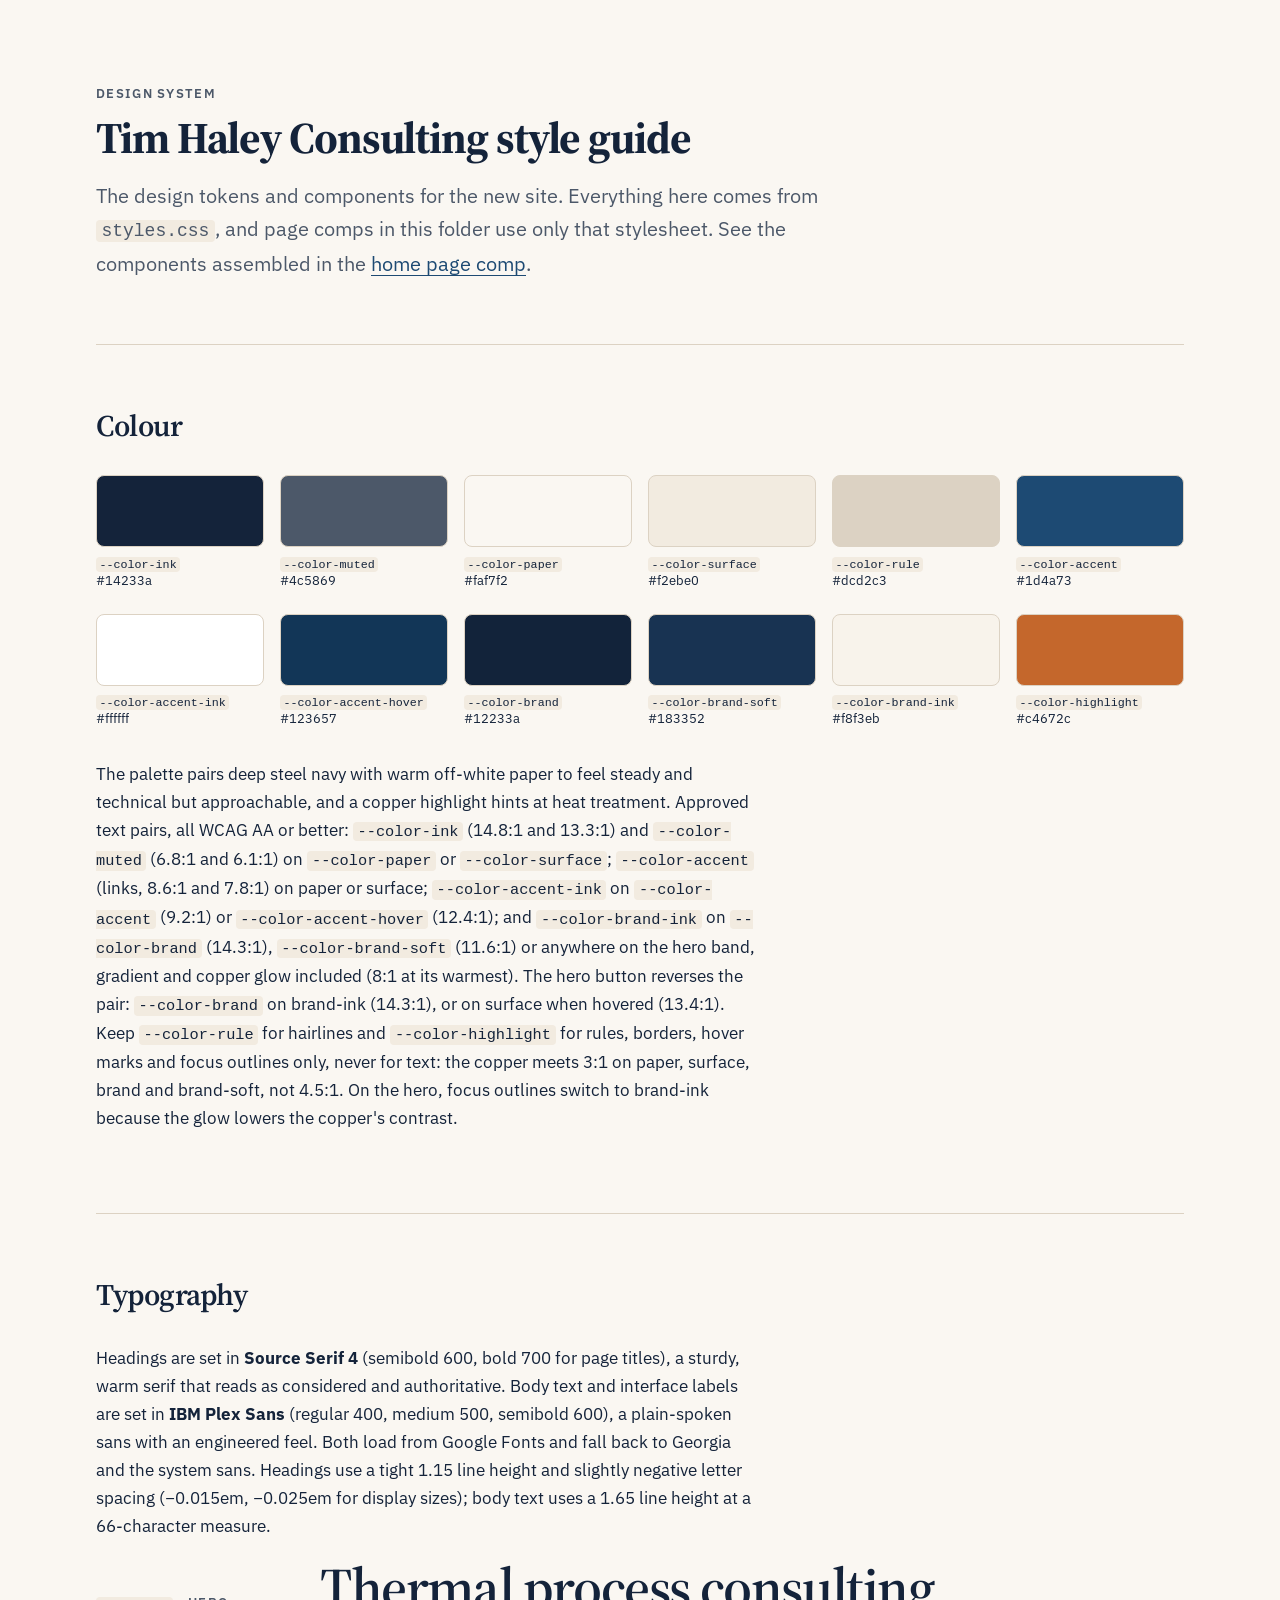
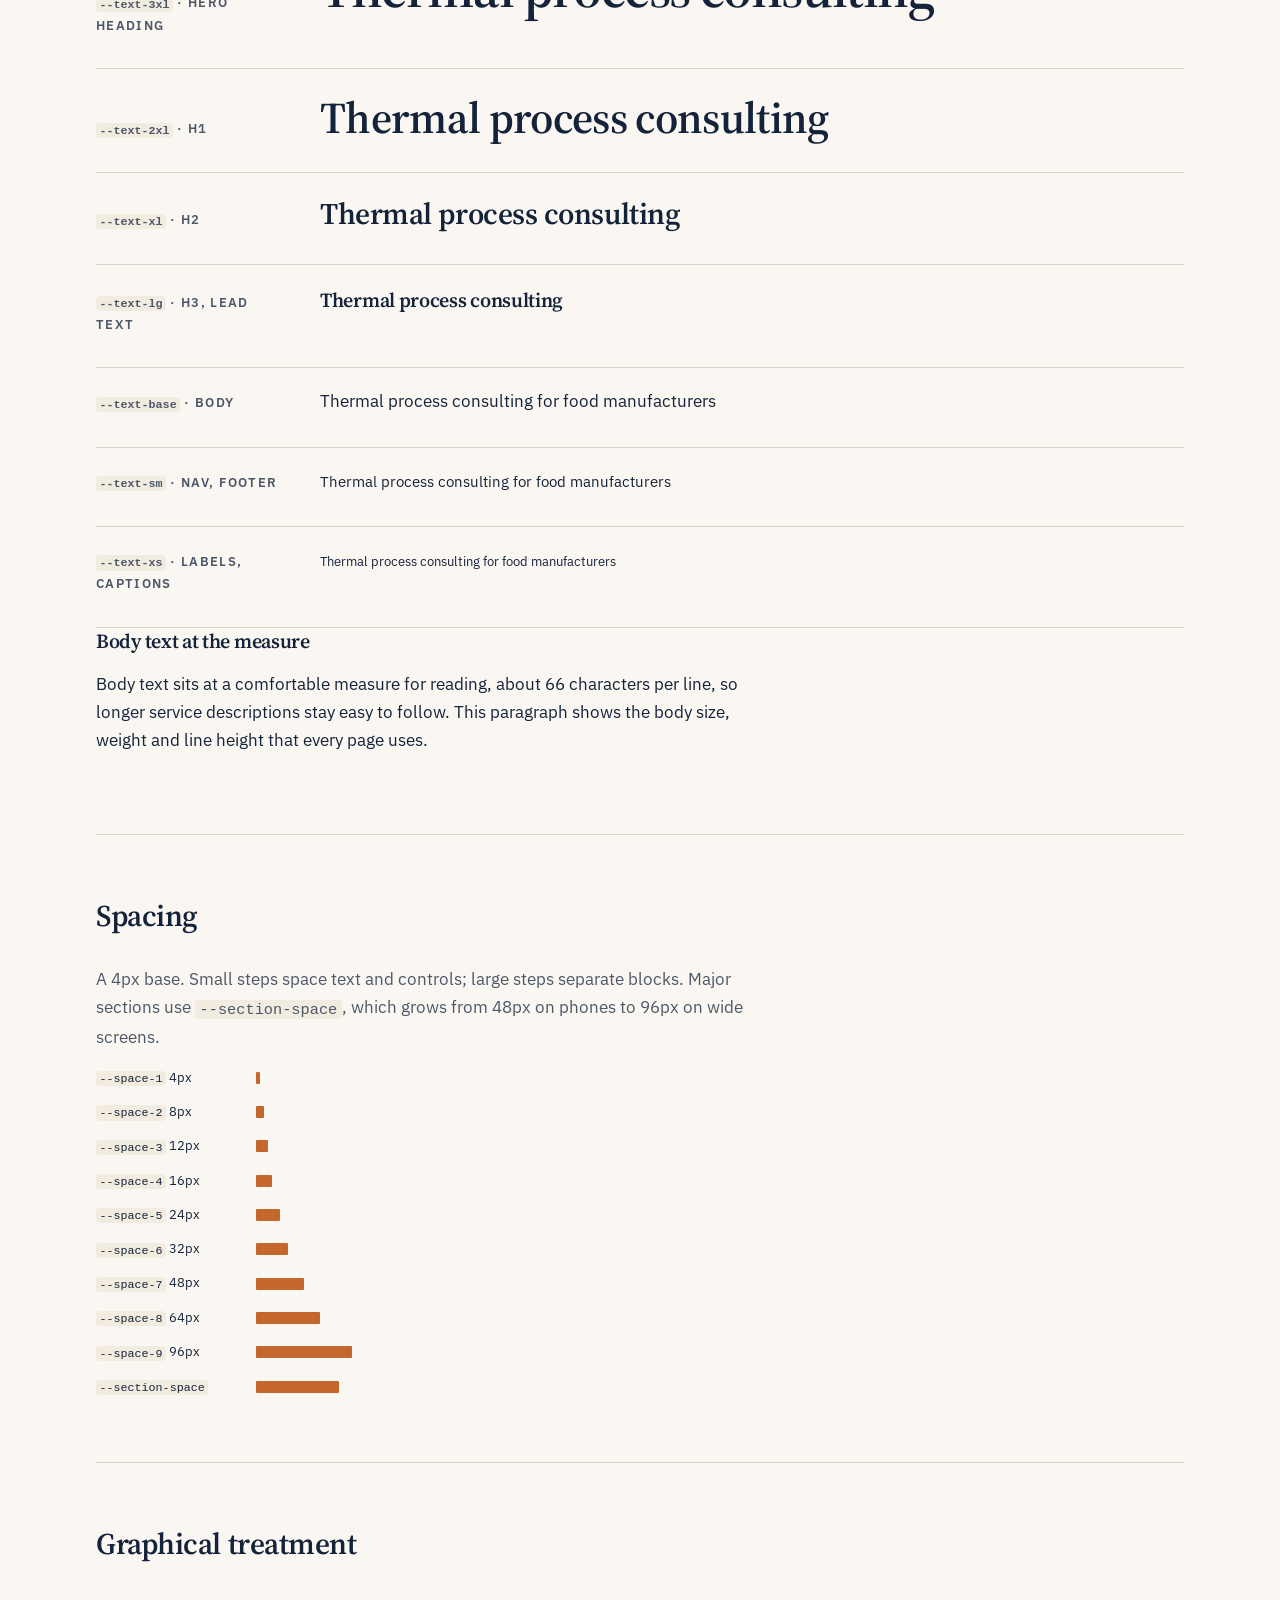
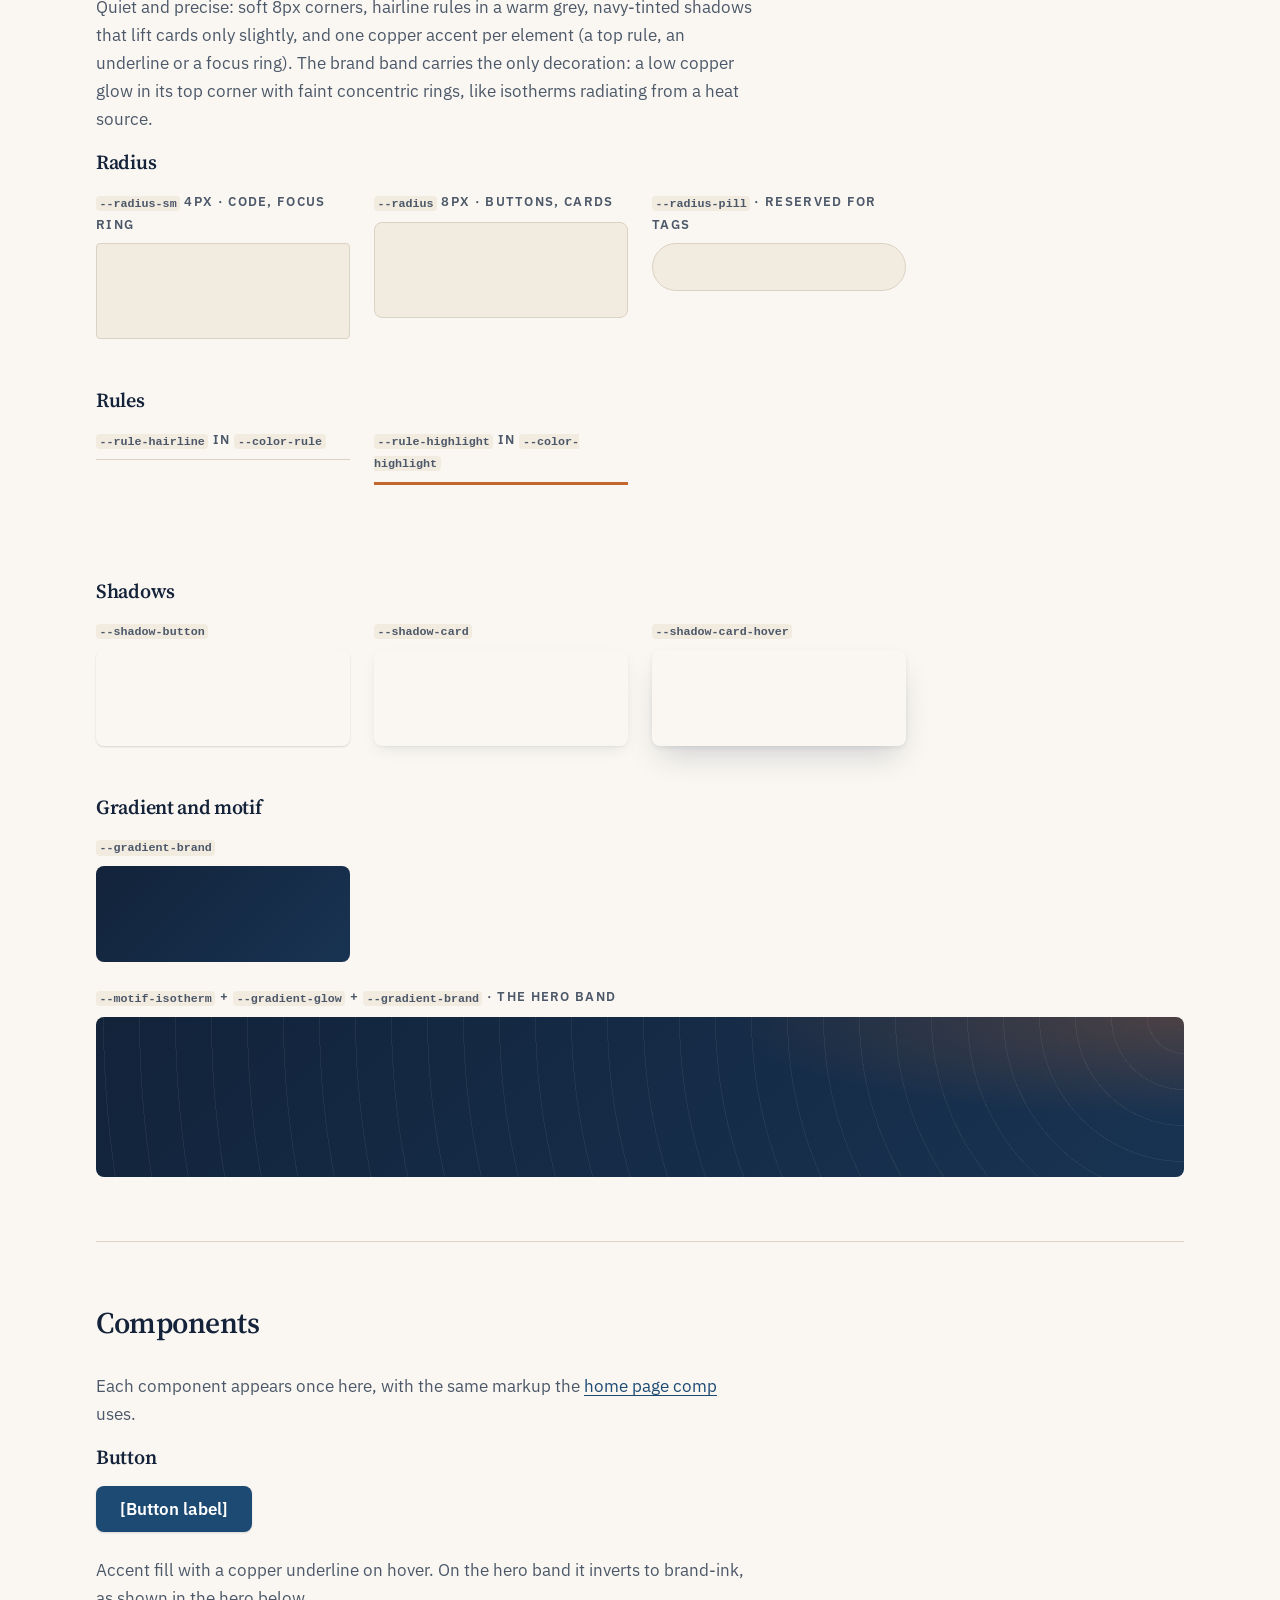
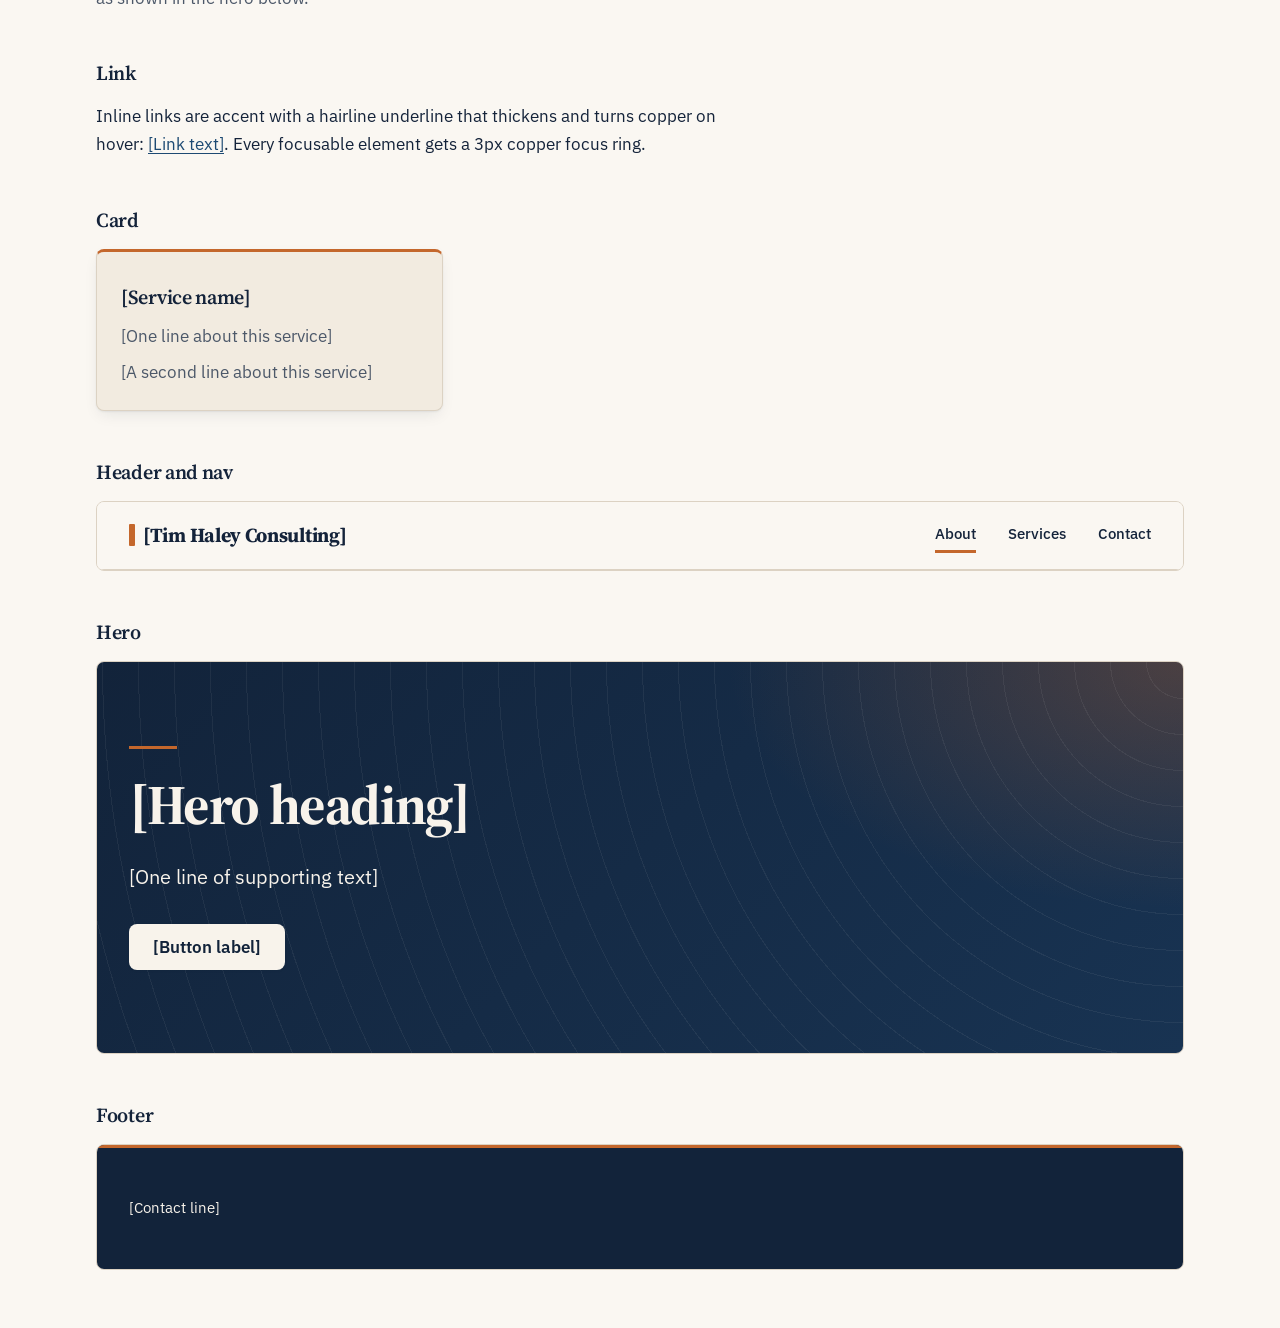
<file: design/index.html>
<!doctype html>
<html lang="en">
<head>
  <meta charset="utf-8">
  <meta name="viewport" content="width=device-width, initial-scale=1">
  <meta name="robots" content="noindex">
  <title>Style guide | Tim Haley Consulting</title>
  <link rel="stylesheet" href="styles.css">
</head>
<body>
  <main class="container">
    <div class="guide-intro">
      <span class="guide-label">Design system</span>
      <h1>Tim Haley Consulting style guide</h1>
      <p>The design tokens and components for the new site. Everything here comes from
        <code>styles.css</code>, and page comps in this folder use only that stylesheet. See the
        components assembled in the <a href="home.html">home page comp</a>.</p>
    </div>

    <section class="guide-section" id="colour">
      <h2>Colour</h2>
      <div class="swatches">
        <div class="swatch"><div class="swatch-chip" style="background: var(--color-ink)"></div><code>--color-ink</code><br>#14233a</div>
        <div class="swatch"><div class="swatch-chip" style="background: var(--color-muted)"></div><code>--color-muted</code><br>#4c5869</div>
        <div class="swatch"><div class="swatch-chip" style="background: var(--color-paper)"></div><code>--color-paper</code><br>#faf7f2</div>
        <div class="swatch"><div class="swatch-chip" style="background: var(--color-surface)"></div><code>--color-surface</code><br>#f2ebe0</div>
        <div class="swatch"><div class="swatch-chip" style="background: var(--color-rule)"></div><code>--color-rule</code><br>#dcd2c3</div>
        <div class="swatch"><div class="swatch-chip" style="background: var(--color-accent)"></div><code>--color-accent</code><br>#1d4a73</div>
        <div class="swatch"><div class="swatch-chip" style="background: var(--color-accent-ink)"></div><code>--color-accent-ink</code><br>#ffffff</div>
        <div class="swatch"><div class="swatch-chip" style="background: var(--color-accent-hover)"></div><code>--color-accent-hover</code><br>#123657</div>
        <div class="swatch"><div class="swatch-chip" style="background: var(--color-brand)"></div><code>--color-brand</code><br>#12233a</div>
        <div class="swatch"><div class="swatch-chip" style="background: var(--color-brand-soft)"></div><code>--color-brand-soft</code><br>#183352</div>
        <div class="swatch"><div class="swatch-chip" style="background: var(--color-brand-ink)"></div><code>--color-brand-ink</code><br>#f8f3eb</div>
        <div class="swatch"><div class="swatch-chip" style="background: var(--color-highlight)"></div><code>--color-highlight</code><br>#c4672c</div>
      </div>
      <p class="palette-note">The palette pairs deep steel navy with warm off-white paper to feel
        steady and technical but approachable, and a copper highlight hints at heat treatment.
        Approved text pairs, all WCAG AA or better: <code>--color-ink</code> (14.8:1 and 13.3:1)
        and <code>--color-muted</code> (6.8:1 and 6.1:1) on <code>--color-paper</code> or
        <code>--color-surface</code>; <code>--color-accent</code> (links, 8.6:1 and 7.8:1) on paper
        or surface; <code>--color-accent-ink</code> on <code>--color-accent</code> (9.2:1) or
        <code>--color-accent-hover</code> (12.4:1); and <code>--color-brand-ink</code> on
        <code>--color-brand</code> (14.3:1), <code>--color-brand-soft</code> (11.6:1) or anywhere
        on the hero band, gradient and copper glow included (8:1 at its warmest). The hero button
        reverses the pair: <code>--color-brand</code> on brand-ink (14.3:1), or on surface when
        hovered (13.4:1). Keep <code>--color-rule</code> for hairlines and
        <code>--color-highlight</code> for rules, borders, hover marks and focus outlines only,
        never for text: the copper meets 3:1 on paper, surface, brand and brand-soft, not 4.5:1.
        On the hero, focus outlines switch to brand-ink because the glow lowers the copper's
        contrast.</p>
    </section>

    <section class="guide-section" id="type">
      <h2>Typography</h2>
      <p>Headings are set in <strong>Source Serif 4</strong> (semibold 600, bold 700 for page
        titles), a sturdy, warm serif that reads as considered and authoritative. Body text and
        interface labels are set in <strong>IBM Plex Sans</strong> (regular 400, medium 500,
        semibold 600), a plain-spoken sans with an engineered feel. Both load from Google Fonts
        and fall back to Georgia and the system sans. Headings use a tight 1.15 line height and
        slightly negative letter spacing (−0.015em, −0.025em for display sizes); body text uses a
        1.65 line height at a 66-character measure.</p>
      <dl class="type-specimen">
        <div class="type-sample">
          <dt class="guide-label"><code>--text-3xl</code> · hero heading</dt>
          <dd class="font-heading text-3xl">Thermal process consulting</dd>
        </div>
        <div class="type-sample">
          <dt class="guide-label"><code>--text-2xl</code> · h1</dt>
          <dd class="font-heading text-2xl">Thermal process consulting</dd>
        </div>
        <div class="type-sample">
          <dt class="guide-label"><code>--text-xl</code> · h2</dt>
          <dd class="font-heading text-xl">Thermal process consulting</dd>
        </div>
        <div class="type-sample">
          <dt class="guide-label"><code>--text-lg</code> · h3, lead text</dt>
          <dd class="font-heading text-lg">Thermal process consulting</dd>
        </div>
        <div class="type-sample">
          <dt class="guide-label"><code>--text-base</code> · body</dt>
          <dd class="text-base">Thermal process consulting for food manufacturers</dd>
        </div>
        <div class="type-sample">
          <dt class="guide-label"><code>--text-sm</code> · nav, footer</dt>
          <dd class="text-sm">Thermal process consulting for food manufacturers</dd>
        </div>
        <div class="type-sample">
          <dt class="guide-label"><code>--text-xs</code> · labels, captions</dt>
          <dd class="text-xs">Thermal process consulting for food manufacturers</dd>
        </div>
      </dl>
      <h3>Body text at the measure</h3>
      <p>Body text sits at a comfortable measure for reading, about 66 characters per line, so
        longer service descriptions stay easy to follow. This paragraph shows the body size,
        weight and line height that every page uses.</p>
    </section>

    <section class="guide-section" id="spacing">
      <h2>Spacing</h2>
      <p class="guide-note">A 4px base. Small steps space text and controls; large steps separate
        blocks. Major sections use <code>--section-space</code>, which grows from 48px on phones
        to 96px on wide screens.</p>
      <ul class="spacing-scale">
        <li class="spacing-step"><span><code>--space-1</code> 4px</span><span class="spacing-bar s1"></span></li>
        <li class="spacing-step"><span><code>--space-2</code> 8px</span><span class="spacing-bar s2"></span></li>
        <li class="spacing-step"><span><code>--space-3</code> 12px</span><span class="spacing-bar s3"></span></li>
        <li class="spacing-step"><span><code>--space-4</code> 16px</span><span class="spacing-bar s4"></span></li>
        <li class="spacing-step"><span><code>--space-5</code> 24px</span><span class="spacing-bar s5"></span></li>
        <li class="spacing-step"><span><code>--space-6</code> 32px</span><span class="spacing-bar s6"></span></li>
        <li class="spacing-step"><span><code>--space-7</code> 48px</span><span class="spacing-bar s7"></span></li>
        <li class="spacing-step"><span><code>--space-8</code> 64px</span><span class="spacing-bar s8"></span></li>
        <li class="spacing-step"><span><code>--space-9</code> 96px</span><span class="spacing-bar s9"></span></li>
        <li class="spacing-step"><span><code>--section-space</code></span><span class="spacing-bar section"></span></li>
      </ul>
    </section>

    <section class="guide-section" id="treatment">
      <h2>Graphical treatment</h2>
      <p class="guide-note">Quiet and precise: soft 8px corners, hairline rules in a warm grey,
        navy-tinted shadows that lift cards only slightly, and one copper accent per element (a
        top rule, an underline or a focus ring). The brand band carries the only decoration: a
        low copper glow in its top corner with faint concentric rings, like isotherms radiating
        from a heat source.</p>

      <h3>Radius</h3>
      <div class="treatment-grid">
        <div><span class="guide-label"><code>--radius-sm</code> 4px · code, focus ring</span><div class="treatment-tile radius-sm"></div></div>
        <div><span class="guide-label"><code>--radius</code> 8px · buttons, cards</span><div class="treatment-tile radius"></div></div>
        <div><span class="guide-label"><code>--radius-pill</code> · reserved for tags</span><div class="treatment-tile radius-pill"></div></div>
      </div>

      <h3>Rules</h3>
      <div class="treatment-grid">
        <div><span class="guide-label"><code>--rule-hairline</code> in <code>--color-rule</code></span><div class="treatment-tile rule-hairline"></div></div>
        <div><span class="guide-label"><code>--rule-highlight</code> in <code>--color-highlight</code></span><div class="treatment-tile rule-highlight"></div></div>
      </div>

      <h3>Shadows</h3>
      <div class="treatment-grid">
        <div><span class="guide-label"><code>--shadow-button</code></span><div class="treatment-tile shadow-button"></div></div>
        <div><span class="guide-label"><code>--shadow-card</code></span><div class="treatment-tile shadow-card"></div></div>
        <div><span class="guide-label"><code>--shadow-card-hover</code></span><div class="treatment-tile shadow-card-hover"></div></div>
      </div>

      <h3>Gradient and motif</h3>
      <div class="treatment-grid">
        <div><span class="guide-label"><code>--gradient-brand</code></span><div class="treatment-tile gradient-brand"></div></div>
        <div class="treatment-wide"><span class="guide-label"><code>--motif-isotherm</code> + <code>--gradient-glow</code> + <code>--gradient-brand</code> · the hero band</span><div class="treatment-tile gradient-hero"></div></div>
      </div>
    </section>

    <section class="guide-section" id="components">
      <h2>Components</h2>
      <p class="guide-note">Each component appears once here, with the same markup the
        <a href="home.html">home page comp</a> uses.</p>

      <h3>Button</h3>
      <div class="guide-example">
        <a class="button" href="#components">[Button label]</a>
      </div>
      <p class="guide-note">Accent fill with a copper underline on hover. On the hero band it
        inverts to brand-ink, as shown in the hero below.</p>

      <h3>Link</h3>
      <p class="guide-example">Inline links are accent with a hairline underline that thickens and
        turns copper on hover: <a href="#components">[Link text]</a>. Every focusable element gets
        a 3px copper focus ring.</p>

      <h3>Card</h3>
      <div class="guide-example services-row">
        <article class="card">
          <h2>[Service name]</h2>
          <p>[One line about this service]</p>
          <p>[A second line about this service]</p>
        </article>
      </div>

      <h3>Header and nav</h3>
      <div class="guide-bleed">
        <header class="site-header">
          <div class="container site-header-inner">
            <a class="wordmark" href="home.html">[Tim Haley Consulting]</a>
            <nav aria-label="Example">
              <ul class="nav-list">
                <li><a href="#components" aria-current="page">About</a></li>
                <li><a href="#components">Services</a></li>
                <li><a href="#components">Contact</a></li>
              </ul>
            </nav>
          </div>
        </header>
      </div>

      <h3>Hero</h3>
      <div class="guide-bleed">
        <section class="hero" aria-label="Hero example">
          <div class="container">
            <h1>[Hero heading]</h1>
            <p>[One line of supporting text]</p>
            <a class="button" href="#components">[Button label]</a>
          </div>
        </section>
      </div>

      <h3>Footer</h3>
      <div class="guide-bleed">
        <footer class="site-footer">
          <div class="container">
            <p>[Contact line]</p>
          </div>
        </footer>
      </div>
    </section>
  </main>
</body>
</html>
</file>
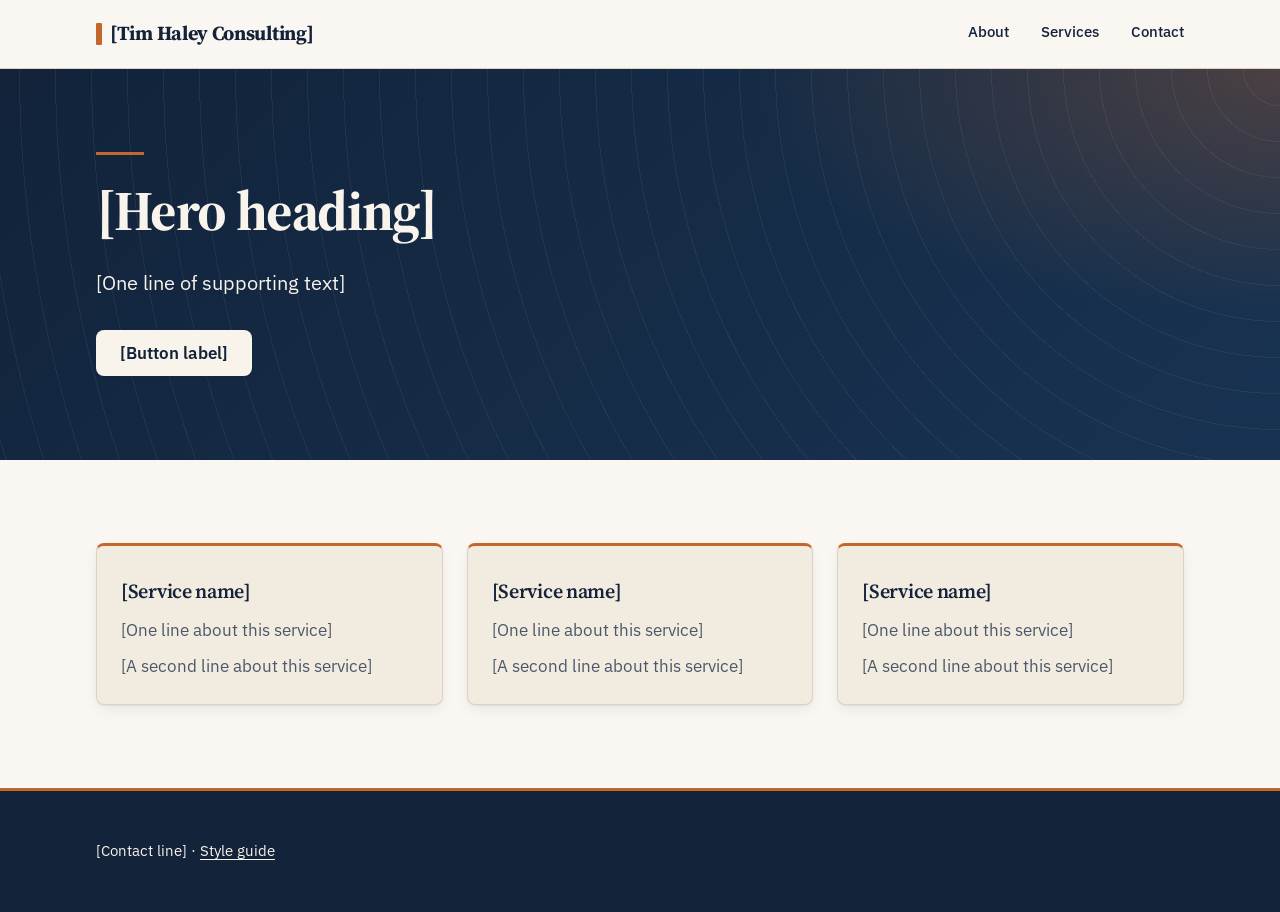
<file: design/home.html>
<!doctype html>
<html lang="en">
<head>
  <meta charset="utf-8">
  <meta name="viewport" content="width=device-width, initial-scale=1">
  <meta name="robots" content="noindex">
  <title>Home comp | Tim Haley Consulting</title>
  <link rel="stylesheet" href="styles.css">
</head>
<body>
  <header class="site-header">
    <div class="container site-header-inner">
      <a class="wordmark" href="home.html">[Tim Haley Consulting]</a>
      <nav aria-label="Main">
        <ul class="nav-list">
          <li><a href="#about">About</a></li>
          <li><a href="#services">Services</a></li>
          <li><a href="#contact">Contact</a></li>
        </ul>
      </nav>
    </div>
  </header>

  <main>
    <section class="hero" id="about">
      <div class="container">
        <h1>[Hero heading]</h1>
        <p>[One line of supporting text]</p>
        <a class="button" href="#contact">[Button label]</a>
      </div>
    </section>

    <section class="services" id="services" aria-label="Services">
      <div class="container">
        <div class="services-row">
          <article class="card">
            <h2>[Service name]</h2>
            <p>[One line about this service]</p>
            <p>[A second line about this service]</p>
          </article>
          <article class="card">
            <h2>[Service name]</h2>
            <p>[One line about this service]</p>
            <p>[A second line about this service]</p>
          </article>
          <article class="card">
            <h2>[Service name]</h2>
            <p>[One line about this service]</p>
            <p>[A second line about this service]</p>
          </article>
        </div>
      </div>
    </section>
  </main>

  <footer class="site-footer" id="contact">
    <div class="container">
      <p>[Contact line] · <a href="index.html">Style guide</a></p>
    </div>
  </footer>
</body>
</html>
</file>
<file: design/styles.css>
/*
 * Tim Haley Consulting: design tokens and components.
 * Palette: deep steel-navy ink and brand on warm off-white paper, with a
 * copper highlight that hints at heat treatment. Approved text pairs are
 * listed in the style guide's Colour section; all meet WCAG AA.
 * Type: Source Serif 4 for headings (steady, warm, authoritative) and
 * IBM Plex Sans for body text (engineered, plain-spoken), each with a
 * system fallback stack.
 * Every page in design/ uses only this stylesheet.
 */

/* Hosted web fonts; the stacks below fall back to system faces if they fail */
@import url("https://fonts.googleapis.com/css2?family=IBM+Plex+Sans:ital,wght@0,400;0,500;0,600;1,400&family=Source+Serif+4:opsz,wght@8..60,600;8..60,700&display=swap");

:root {
  /* Colour (contrast ratios are WCAG 2 relative-luminance ratios) */
  --color-ink: #14233a;          /* 14.8:1 on paper, 13.3:1 on surface */
  --color-muted: #4c5869;        /* 6.8:1 on paper, 6.1:1 on surface */
  --color-paper: #faf7f2;
  --color-surface: #f2ebe0;
  --color-rule: #dcd2c3;         /* non-text: hairline rules and borders */
  --color-accent: #1d4a73;       /* 8.6:1 on paper, 7.8:1 on surface */
  --color-accent-ink: #ffffff;   /* 9.2:1 on accent */
  --color-accent-hover: #123657; /* 12.4:1 with accent-ink */
  --color-brand: #12233a;        /* 13.4:1 with surface (hero button hover) */
  --color-brand-soft: #183352;
  --color-brand-ink: #f8f3eb;    /* 14.3:1 on brand, 11.6:1 on brand-soft, 8:1 at the hero's copper glow */
  --color-highlight: #c4672c;    /* non-text only: 3.7:1 on paper, 3.3:1 on surface, 4:1 on brand, 3.3:1 on brand-soft */

  /* Type: families */
  --font-heading: "Source Serif 4", "Source Serif Pro", Georgia, Cambria, "Times New Roman", serif;
  --font-body: "IBM Plex Sans", system-ui, -apple-system, "Segoe UI", Roboto, "Helvetica Neue", Arial, sans-serif;

  /* Type: scale (roughly 1.25, display sizes fluid) */
  --text-xs: 0.8125rem;   /* 13px: eyebrows, captions */
  --text-sm: 0.9375rem;   /* 15px: footer, small print */
  --text-base: 1.0625rem; /* 17px: body */
  --text-lg: 1.25rem;     /* 20px: lead text, h3, card titles */
  --text-xl: clamp(1.5rem, 1.3rem + 0.8vw, 1.875rem);   /* h2 */
  --text-2xl: clamp(2rem, 1.6rem + 1.8vw, 2.75rem);     /* h1 */
  --text-3xl: clamp(2.375rem, 1.7rem + 3vw, 3.5rem);    /* hero heading */

  /* Type: weights, line heights, letter spacing, measure */
  --weight-regular: 400;
  --weight-medium: 500;
  --weight-semibold: 600;
  --weight-bold: 700;
  --leading-body: 1.65;
  --leading-snug: 1.3;
  --leading-heading: 1.15;
  --tracking-heading: -0.015em;
  --tracking-display: -0.025em;
  --tracking-caps: 0.1em;
  --measure: 66ch;

  /* Spacing: 4px base */
  --space-1: 0.25rem;  /* 4px */
  --space-2: 0.5rem;   /* 8px */
  --space-3: 0.75rem;  /* 12px */
  --space-4: 1rem;     /* 16px */
  --space-5: 1.5rem;   /* 24px */
  --space-6: 2rem;     /* 32px */
  --space-7: 3rem;     /* 48px */
  --space-8: 4rem;     /* 64px */
  --space-9: 6rem;     /* 96px */
  --section-space: clamp(var(--space-7), 2rem + 4vw, var(--space-9));
  --gutter: clamp(var(--space-4), 0.5rem + 3vw, var(--space-6));

  /* Graphical treatment: shape */
  --radius-sm: 4px;
  --radius: 8px;
  --radius-pill: 999px;
  --rule-hairline: 1px;
  --rule-highlight: 3px;

  /* Graphical treatment: depth (navy-tinted, soft) */
  --shadow-card: 0 1px 2px rgb(18 35 58 / 0.06), 0 6px 16px -4px rgb(18 35 58 / 0.1);
  --shadow-card-hover: 0 2px 4px rgb(18 35 58 / 0.08), 0 16px 32px -8px rgb(18 35 58 / 0.18);
  --shadow-button: 0 1px 2px rgb(18 35 58 / 0.16);

  /* Graphical treatment: gradients and motif */
  --gradient-brand: linear-gradient(135deg, var(--color-brand) 0%, var(--color-brand-soft) 100%);
  /* A low copper glow in the top corner, like heat at the edge of the band */
  --gradient-glow: radial-gradient(ellipse 60% 90% at 100% 0%, rgb(196 103 44 / 0.3), transparent 70%);
  /* Faint concentric rings radiating from the glow: an isotherm motif */
  --motif-isotherm: repeating-radial-gradient(circle at 100% 0%, rgb(248 243 235 / 0.06) 0 1px, transparent 1px 2.25rem);

  /* Motion */
  --ease: cubic-bezier(0.2, 0.7, 0.3, 1);
  --duration: 0.18s;
}

/* Base */

*,
*::before,
*::after {
  box-sizing: border-box;
}

html {
  -webkit-text-size-adjust: 100%;
  text-size-adjust: 100%;
}

body {
  margin: 0;
  font-family: var(--font-body);
  font-size: var(--text-base);
  font-weight: var(--weight-regular);
  line-height: var(--leading-body);
  color: var(--color-ink);
  background: var(--color-paper);
  -webkit-font-smoothing: antialiased;
}

h1,
h2,
h3 {
  margin: 0 0 var(--space-4);
  font-family: var(--font-heading);
  font-weight: var(--weight-semibold);
  line-height: var(--leading-heading);
  letter-spacing: var(--tracking-heading);
  text-wrap: balance;
}

h1 {
  font-size: var(--text-2xl);
  font-weight: var(--weight-bold);
  letter-spacing: var(--tracking-display);
}

h2 { font-size: var(--text-xl); }

h3 {
  font-size: var(--text-lg);
  line-height: var(--leading-snug);
}

p {
  margin: 0 0 var(--space-4);
  max-width: var(--measure);
}

code {
  font-size: 0.9em;
  padding: 0.05em 0.3em;
  border-radius: var(--radius-sm);
  background: var(--color-surface);
}

.container {
  max-width: 72rem;
  margin: 0 auto;
  padding: 0 var(--gutter);
}

/* Links */

a {
  color: var(--color-accent);
  text-decoration-thickness: var(--rule-hairline);
  text-underline-offset: 0.2em;
  transition: text-decoration-color var(--duration) var(--ease);
}

a:hover {
  color: var(--color-accent-hover);
  text-decoration-color: var(--color-highlight);
  text-decoration-thickness: 2px;
}

/* Focus: the copper highlight meets 3:1 on paper, surface, brand and brand-soft */
:focus-visible {
  outline: 3px solid var(--color-highlight);
  outline-offset: 3px;
  border-radius: var(--radius-sm);
}

/* On the hero band the copper glow lowers its contrast, so focus turns light */
.hero :focus-visible {
  outline-color: var(--color-brand-ink);
}

/* Button */

.button {
  display: inline-block;
  padding: var(--space-3) var(--space-5);
  border-radius: var(--radius);
  background: var(--color-accent);
  color: var(--color-accent-ink);
  font-family: var(--font-body);
  font-size: var(--text-base);
  font-weight: var(--weight-semibold);
  line-height: var(--leading-snug);
  text-decoration: none;
  box-shadow: var(--shadow-button);
  transition: background-color var(--duration) var(--ease), box-shadow var(--duration) var(--ease);
}

.button:hover {
  background: var(--color-accent-hover);
  color: var(--color-accent-ink);
  box-shadow: inset 0 calc(-1 * var(--rule-highlight)) 0 var(--color-highlight), var(--shadow-button);
}

/* On the brand band the button inverts so it stands out from the background */
.hero .button {
  background: var(--color-brand-ink);
  color: var(--color-brand);
}

.hero .button:hover {
  background: var(--color-surface);
  color: var(--color-brand);
}

/* Site header and nav */

.site-header {
  background: var(--color-paper);
  border-bottom: var(--rule-hairline) solid var(--color-rule);
}

.site-header-inner {
  display: flex;
  flex-wrap: wrap;
  align-items: center;
  justify-content: space-between;
  gap: var(--space-2) var(--space-6);
  padding-top: var(--space-4);
  padding-bottom: var(--space-4);
}

.wordmark {
  display: inline-flex;
  align-items: center;
  gap: var(--space-2);
  font-family: var(--font-heading);
  font-size: var(--text-lg);
  font-weight: var(--weight-bold);
  letter-spacing: var(--tracking-heading);
  color: var(--color-ink);
  text-decoration: none;
}

/* A small copper bar, not a logo: the wordmark stays as text */
.wordmark::before {
  content: "";
  width: 0.375rem;
  height: 1.1em;
  border-radius: 1px;
  background: var(--color-highlight);
}

.wordmark:hover {
  color: var(--color-ink);
}

.nav-list {
  display: flex;
  flex-wrap: wrap;
  gap: var(--space-1) var(--space-6);
  margin: 0;
  padding: 0;
  list-style: none;
}

.nav-list a {
  display: inline-block;
  padding: var(--space-1) 0;
  color: var(--color-ink);
  font-size: var(--text-sm);
  font-weight: var(--weight-medium);
  text-decoration: none;
  border-bottom: var(--rule-highlight) solid transparent;
  transition: border-color var(--duration) var(--ease);
}

.nav-list a:hover,
.nav-list a:active,
.nav-list a[aria-current] {
  color: var(--color-ink);
  border-bottom-color: var(--color-highlight);
}

/* Hero: full-width brand band with copper glow and isotherm rings */

.hero {
  padding: var(--section-space) 0;
  background: var(--motif-isotherm), var(--gradient-glow), var(--gradient-brand);
  color: var(--color-brand-ink);
}

.hero h1 {
  max-width: 20ch;
  margin-bottom: var(--space-5);
  font-size: var(--text-3xl);
}

.hero h1::before {
  content: "";
  display: block;
  width: 3rem;
  height: var(--rule-highlight);
  margin-bottom: var(--space-5);
  background: var(--color-highlight);
}

.hero p {
  max-width: 52ch;
  margin-bottom: var(--space-6);
  font-size: var(--text-lg);
  line-height: 1.55;
  color: var(--color-brand-ink);
}

/* Services row and cards */

.services {
  padding: var(--section-space) 0;
}

.services-row {
  display: grid;
  grid-template-columns: 1fr;
  gap: var(--space-5);
}

@media (min-width: 44rem) {
  .services-row {
    grid-template-columns: repeat(3, 1fr);
  }
}

.card {
  min-width: 0;
  padding: var(--space-6) var(--space-5) var(--space-5);
  border: var(--rule-hairline) solid var(--color-rule);
  border-top: var(--rule-highlight) solid var(--color-highlight);
  border-radius: var(--radius);
  background: var(--color-surface);
  box-shadow: var(--shadow-card);
  overflow-wrap: break-word;
  transition: transform var(--duration) var(--ease), box-shadow var(--duration) var(--ease);
}

.card:hover {
  transform: translateY(-3px);
  box-shadow: var(--shadow-card-hover);
}

.card h2 {
  margin-bottom: var(--space-3);
  font-size: var(--text-lg);
  line-height: var(--leading-snug);
}

.card p {
  margin: 0 0 var(--space-2);
  color: var(--color-muted);
}

.card p:last-child {
  margin-bottom: 0;
}

/* Footer: full-width brand band */

.site-footer {
  padding: var(--space-7) 0;
  border-top: var(--rule-highlight) solid var(--color-highlight);
  background: var(--color-brand);
  color: var(--color-brand-ink);
  font-size: var(--text-sm);
}

.site-footer a {
  color: var(--color-brand-ink);
}

.site-footer a:hover {
  color: var(--color-brand-ink);
}

.site-footer p {
  margin: 0;
}

/* Reduced motion */

@media (prefers-reduced-motion: reduce) {
  *,
  *::before,
  *::after {
    transition: none !important;
  }

  .card:hover {
    transform: none;
  }
}

/* Style guide page only */

.guide-intro {
  padding: var(--section-space) 0 var(--space-7);
}

.guide-intro p {
  font-size: var(--text-lg);
  color: var(--color-muted);
}

.guide-section {
  padding: var(--space-8) 0;
  border-top: var(--rule-hairline) solid var(--color-rule);
}

.guide-section > h2 {
  margin-bottom: var(--space-6);
}

.guide-section h3 {
  margin-top: var(--space-7);
}

.guide-section h3:first-of-type {
  margin-top: 0;
}

.guide-label {
  display: block;
  margin-bottom: var(--space-2);
  font-family: var(--font-body);
  font-size: var(--text-xs);
  font-weight: var(--weight-semibold);
  letter-spacing: var(--tracking-caps);
  text-transform: uppercase;
  color: var(--color-muted);
}

.guide-label code {
  text-transform: none;
  letter-spacing: 0;
}

.guide-note {
  color: var(--color-muted);
}

.guide-example {
  margin: var(--space-4) 0 var(--space-5);
}

/* Full-bleed demo of a band component (header, hero, footer) */
.guide-bleed {
  margin: var(--space-4) 0 var(--space-5);
  border: var(--rule-hairline) solid var(--color-rule);
  border-radius: var(--radius);
  overflow: hidden;
}

.swatches {
  display: grid;
  grid-template-columns: repeat(auto-fill, minmax(10rem, 1fr));
  gap: var(--space-5) var(--space-4);
}

.swatch {
  font-size: var(--text-xs);
  line-height: var(--leading-snug);
}

.swatch-chip {
  height: 4.5rem;
  margin-bottom: var(--space-2);
  border-radius: var(--radius);
  border: var(--rule-hairline) solid var(--color-rule);
}

.palette-note {
  margin-top: var(--space-6);
}

.type-specimen {
  display: grid;
  gap: var(--space-5);
  margin: 0;
}

.type-sample {
  display: grid;
  gap: var(--space-1) var(--space-6);
  align-items: baseline;
  padding-bottom: var(--space-5);
  border-bottom: var(--rule-hairline) solid var(--color-rule);
}

@media (min-width: 44rem) {
  .type-sample {
    grid-template-columns: 12rem 1fr;
  }
}

.type-sample dd {
  margin: 0;
  line-height: var(--leading-heading);
}

.font-heading { font-family: var(--font-heading); font-weight: var(--weight-semibold); letter-spacing: var(--tracking-heading); }
.text-xs { font-size: var(--text-xs); }
.text-sm { font-size: var(--text-sm); }
.text-base { font-size: var(--text-base); }
.text-lg { font-size: var(--text-lg); }
.text-xl { font-size: var(--text-xl); }
.text-2xl { font-size: var(--text-2xl); }
.text-3xl { font-size: var(--text-3xl); letter-spacing: var(--tracking-display); }

.spacing-scale {
  display: grid;
  gap: var(--space-3);
  margin: 0;
  padding: 0;
  list-style: none;
}

.spacing-step {
  display: grid;
  grid-template-columns: 9rem 1fr;
  align-items: center;
  gap: var(--space-4);
  font-size: var(--text-xs);
}

.spacing-bar {
  height: var(--space-3);
  border-radius: 1px;
  background: var(--color-highlight);
}

.spacing-bar.s1 { width: var(--space-1); }
.spacing-bar.s2 { width: var(--space-2); }
.spacing-bar.s3 { width: var(--space-3); }
.spacing-bar.s4 { width: var(--space-4); }
.spacing-bar.s5 { width: var(--space-5); }
.spacing-bar.s6 { width: var(--space-6); }
.spacing-bar.s7 { width: var(--space-7); }
.spacing-bar.s8 { width: var(--space-8); }
.spacing-bar.s9 { width: var(--space-9); }
.spacing-bar.section { width: var(--section-space); }

.treatment-grid {
  display: grid;
  grid-template-columns: repeat(auto-fill, minmax(13rem, 1fr));
  gap: var(--space-5);
}

.treatment-tile {
  height: 6rem;
  background: var(--color-surface);
  border: var(--rule-hairline) solid var(--color-rule);
}

.treatment-tile.radius-sm { border-radius: var(--radius-sm); }
.treatment-tile.radius { border-radius: var(--radius); }
.treatment-tile.radius-pill { height: 3rem; border-radius: var(--radius-pill); }

.treatment-tile.rule-hairline { border: 0; border-top: var(--rule-hairline) solid var(--color-rule); background: none; height: 3rem; }
.treatment-tile.rule-highlight { border: 0; border-top: var(--rule-highlight) solid var(--color-highlight); background: none; height: 3rem; }

.treatment-tile.shadow-button { border: 0; border-radius: var(--radius); background: var(--color-paper); box-shadow: var(--shadow-button); }
.treatment-tile.shadow-card { border: 0; border-radius: var(--radius); background: var(--color-paper); box-shadow: var(--shadow-card); }
.treatment-tile.shadow-card-hover { border: 0; border-radius: var(--radius); background: var(--color-paper); box-shadow: var(--shadow-card-hover); }

.treatment-tile.gradient-brand { border: 0; border-radius: var(--radius); background: var(--gradient-brand); }
.treatment-tile.gradient-hero { border: 0; border-radius: var(--radius); height: 10rem; background: var(--motif-isotherm), var(--gradient-glow), var(--gradient-brand); }

.treatment-wide {
  grid-column: 1 / -1;
}

.component-stack > * + * {
  margin-top: var(--space-2);
}
</file>
